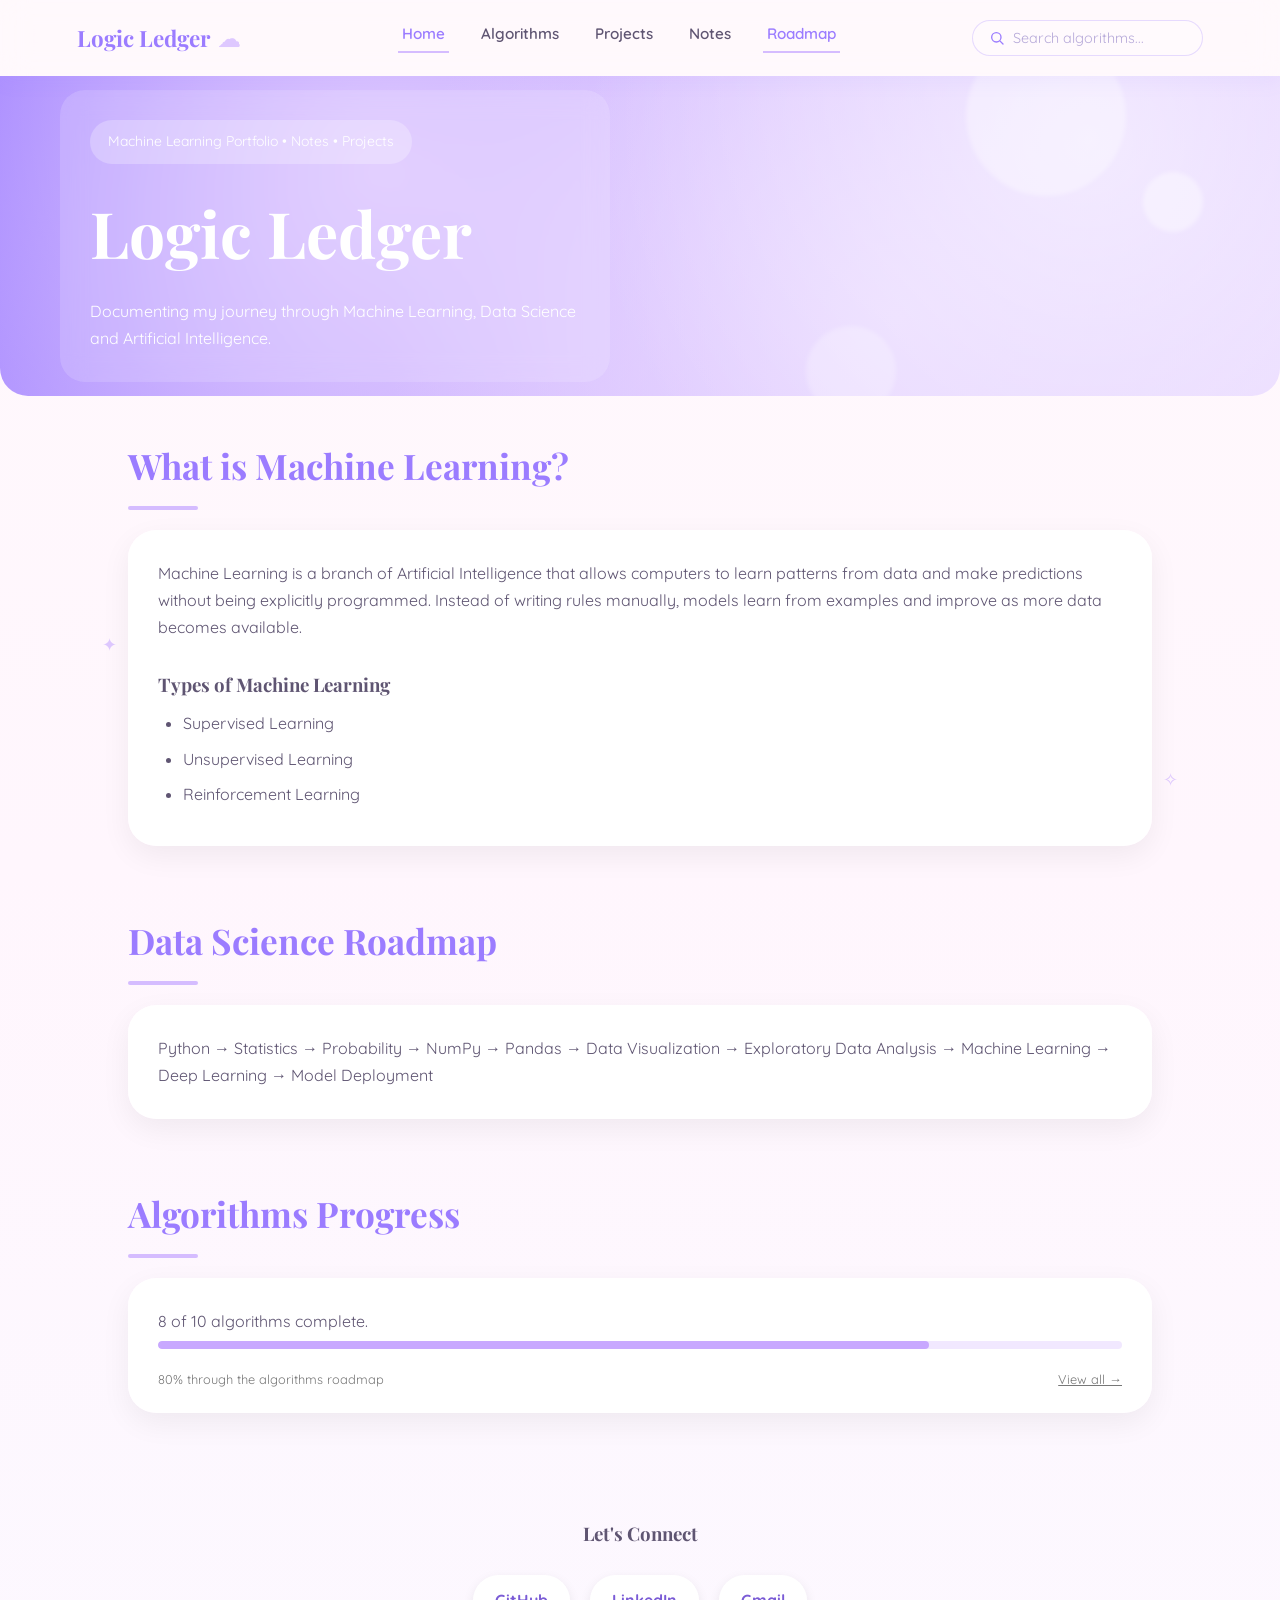
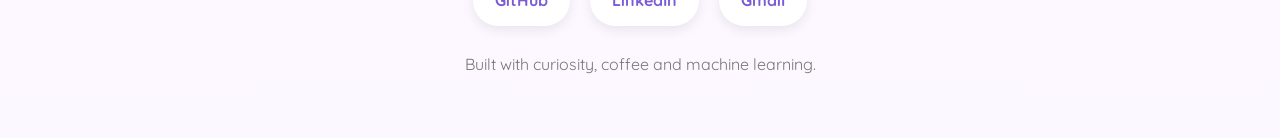
<file: index.html>
<!DOCTYPE html>
<html lang="en">
<head>
<meta charset="UTF-8">
<meta name="viewport" content="width=device-width, initial-scale=1.0">
<title>Logic Ledger ☁️</title>

<link rel="preconnect" href="https://fonts.googleapis.com">
<link href="https://fonts.googleapis.com/css2?family=Playfair+Display:wght@700&family=Quicksand:wght@400;500;600;700&display=swap" rel="stylesheet">

<link rel="stylesheet" href="css/variables.css">
<link rel="stylesheet" href="css/base.css">
<link rel="stylesheet" href="css/layout.css">
<link rel="stylesheet" href="css/navbar.css">
<link rel="stylesheet" href="css/search.css">
<link rel="stylesheet" href="css/banner.css">
<link rel="stylesheet" href="css/buttons.css">
<link rel="stylesheet" href="css/cards.css">
<link rel="stylesheet" href="css/gallery.css">
<link rel="stylesheet" href="css/footer.css">
<link rel="stylesheet" href="css/responsive.css">
</head>

<body>

<div id="sparkle-mount"></div>
<div id="navbar-mount"></div>

<main>

  <div class="pokemon-banner">
    <div class="banner-blob b1"></div>
    <div class="banner-blob b2"></div>
    <div class="banner-blob b3"></div>
    <div class="banner-content">
      <div class="banner-text">
        <div class="badge">Machine Learning Portfolio • Notes • Projects</div>
        <h1>Logic Ledger</h1>
        <p>Documenting my journey through Machine Learning, Data Science and Artificial Intelligence.</p>
      </div>
    </div>
  </div>

  <section>
    <h2 class="section-title">What is Machine Learning?</h2>
    <div class="card">
      <p>
        Machine Learning is a branch of Artificial Intelligence that allows computers to learn patterns
        from data and make predictions without being explicitly programmed. Instead of writing rules
        manually, models learn from examples and improve as more data becomes available.
      </p>
      <br>
      <h3>Types of Machine Learning</h3>
      <ul>
        <li>Supervised Learning</li>
        <li>Unsupervised Learning</li>
        <li>Reinforcement Learning</li>
      </ul>
    </div>
  </section>

  <section id="roadmap">
    <h2 class="section-title">Data Science Roadmap</h2>
    <div class="card">
      <p id="roadmap-content">Loading roadmap...</p>
    </div>
  </section>

  <section>
    <h2 class="section-title">Algorithms Progress</h2>
    <div class="card" id="progress-summary">
      Loading progress...
    </div>
  </section>

</main>

<div id="footer-mount"></div>

<script src="js/data.js"></script>
<script src="js/sparkles.js"></script>
<script src="js/navbar.js"></script>
<script src="js/render-home.js"></script>
</body>
</html>
</file>
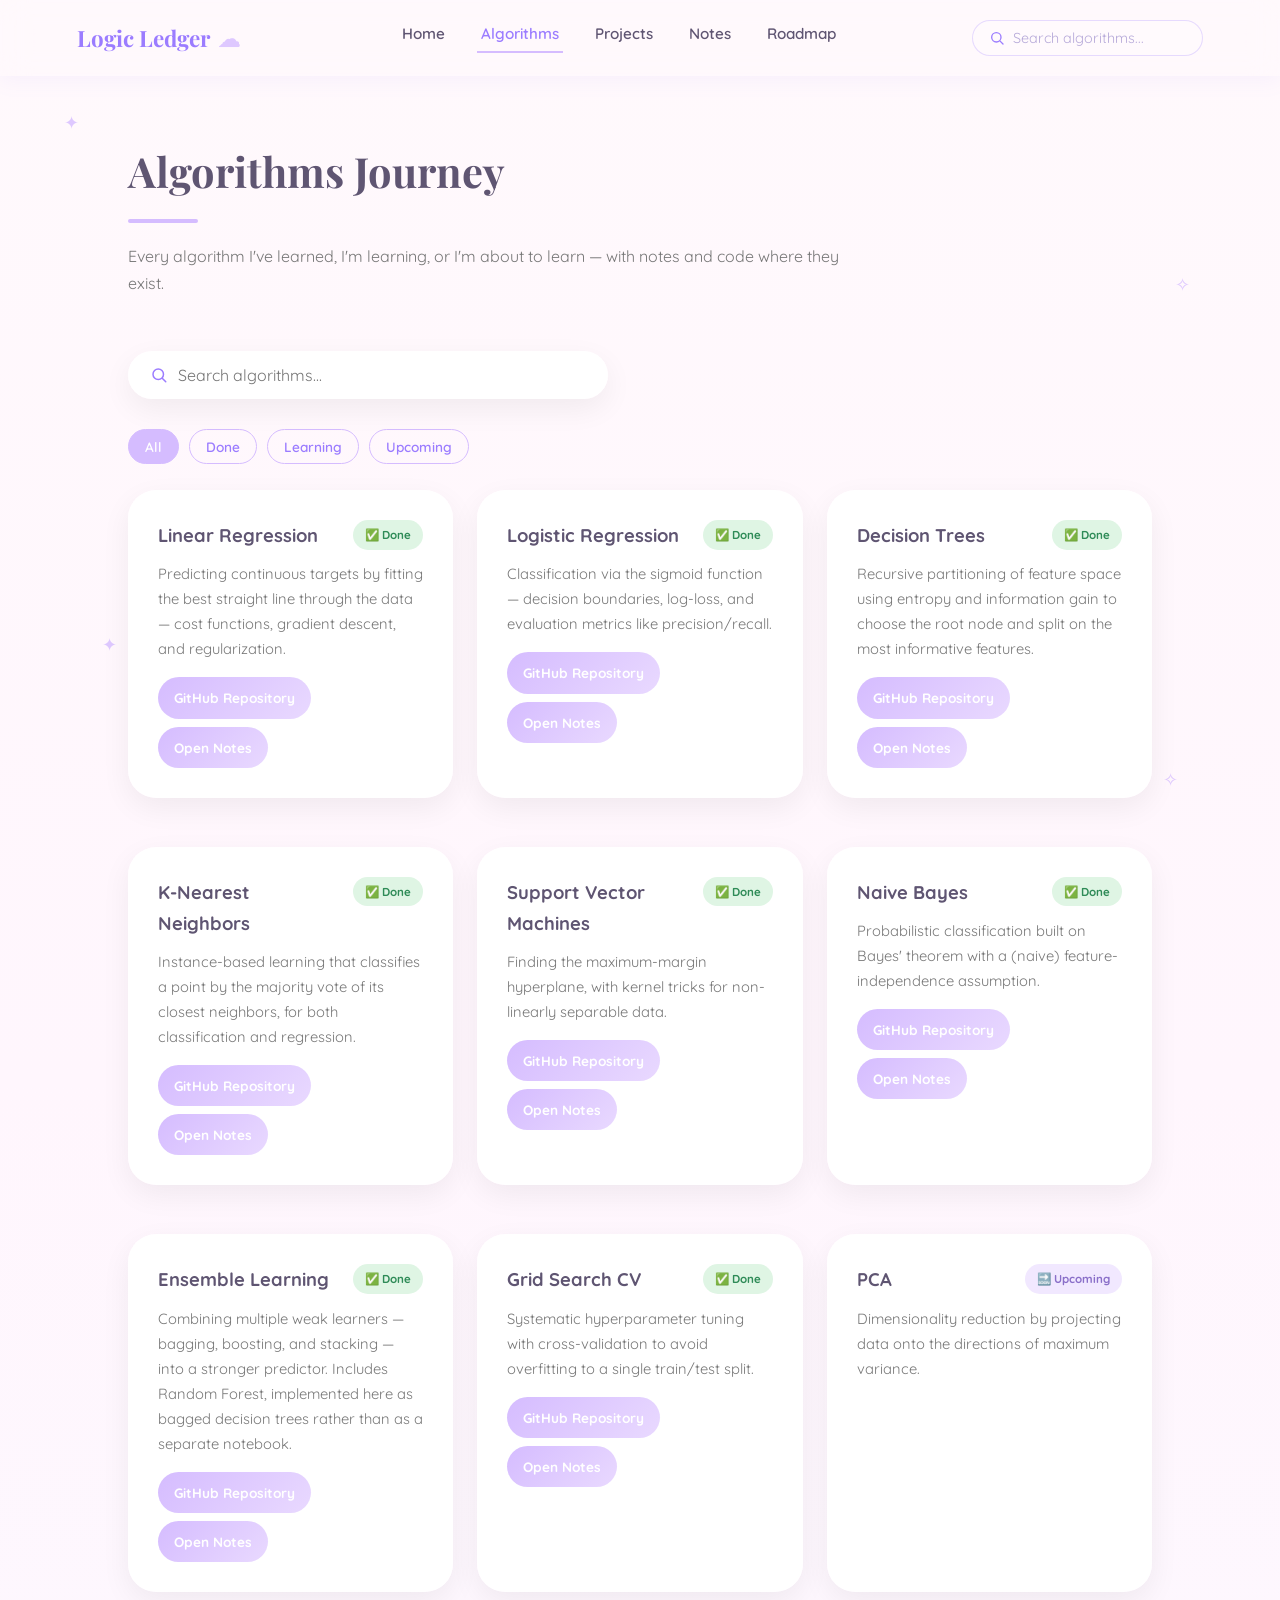
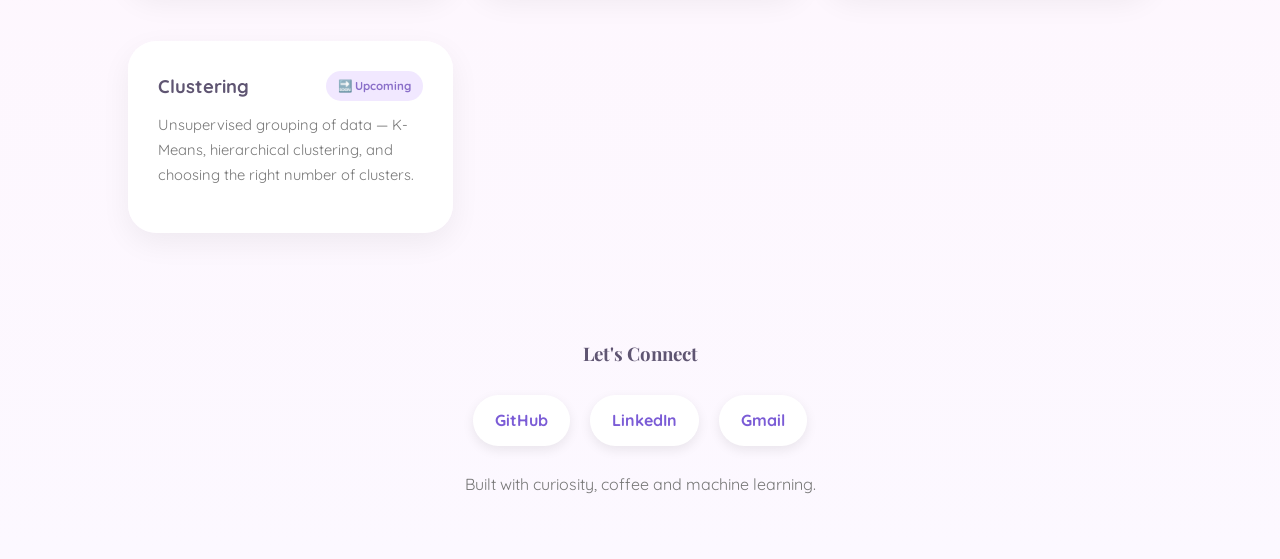
<file: algorithms.html>
<!DOCTYPE html>
<html lang="en">
<head>
<meta charset="UTF-8">
<meta name="viewport" content="width=device-width, initial-scale=1.0">
<title>Algorithms — Logic Ledger ☁️</title>

<link rel="preconnect" href="https://fonts.googleapis.com">
<link href="https://fonts.googleapis.com/css2?family=Playfair+Display:wght@700&family=Quicksand:wght@400;500;600;700&display=swap" rel="stylesheet">

<link rel="stylesheet" href="css/variables.css">
<link rel="stylesheet" href="css/base.css">
<link rel="stylesheet" href="css/layout.css">
<link rel="stylesheet" href="css/navbar.css">
<link rel="stylesheet" href="css/search.css">
<link rel="stylesheet" href="css/buttons.css">
<link rel="stylesheet" href="css/cards.css">
<link rel="stylesheet" href="css/footer.css">
<link rel="stylesheet" href="css/responsive.css">
</head>

<body>

<div id="sparkle-mount"></div>
<div id="navbar-mount"></div>

<main>

  <div class="page-header">
    <h1 class="section-title">Algorithms Journey</h1>
    <p class="section-lead">Every algorithm I've learned, I'm learning, or I'm about to learn — with notes and code where they exist.</p>
  </div>

  <section>
    <div class="page-search">
      <svg viewBox="0 0 24 24" fill="none" stroke="currentColor" stroke-width="2" stroke-linecap="round">
        <circle cx="11" cy="11" r="7"></circle>
        <line x1="21" y1="21" x2="16.65" y2="16.65"></line>
      </svg>
      <input type="text" id="algo-search" placeholder="Search algorithms..." autocomplete="off">
    </div>

    <div class="filter-row">
      <button class="filter-chip is-active" data-status="all">All</button>
      <button class="filter-chip" data-status="done">Done</button>
      <button class="filter-chip" data-status="learning">Learning</button>
      <button class="filter-chip" data-status="upcoming">Upcoming</button>
    </div>

    <div class="grid" id="algorithms-grid"></div>
    <p class="no-results" id="no-results">No algorithms match your search.</p>
  </section>

</main>

<div id="footer-mount"></div>

<script src="js/data.js"></script>
<script src="js/sparkles.js"></script>
<script src="js/navbar.js"></script>
<script src="js/render-algorithms.js"></script>
</body>
</html>
</file>
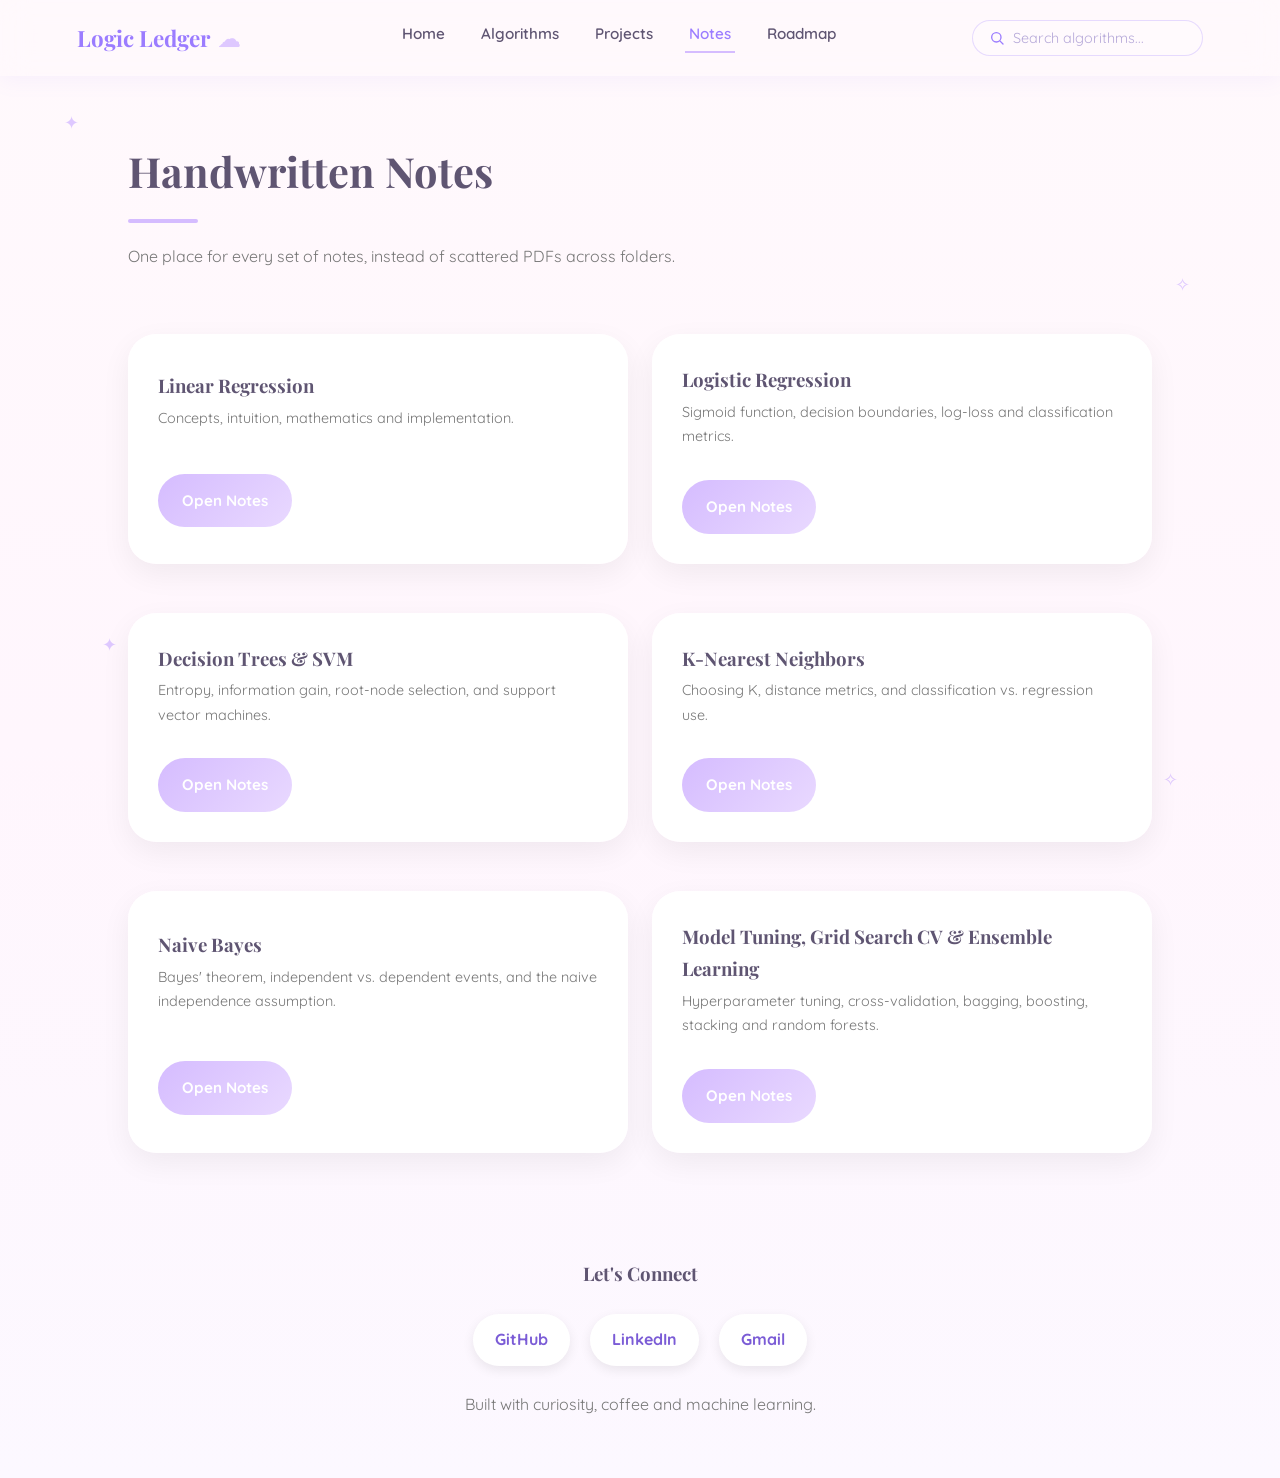
<file: notes.html>
<!DOCTYPE html>
<html lang="en">
<head>
<meta charset="UTF-8">
<meta name="viewport" content="width=device-width, initial-scale=1.0">
<title>Notes — Logic Ledger ☁️</title>

<link rel="preconnect" href="https://fonts.googleapis.com">
<link href="https://fonts.googleapis.com/css2?family=Playfair+Display:wght@700&family=Quicksand:wght@400;500;600;700&display=swap" rel="stylesheet">

<link rel="stylesheet" href="css/variables.css">
<link rel="stylesheet" href="css/base.css">
<link rel="stylesheet" href="css/layout.css">
<link rel="stylesheet" href="css/navbar.css">
<link rel="stylesheet" href="css/search.css">
<link rel="stylesheet" href="css/buttons.css">
<link rel="stylesheet" href="css/cards.css">
<link rel="stylesheet" href="css/footer.css">
<link rel="stylesheet" href="css/responsive.css">
</head>

<body>

<div id="sparkle-mount"></div>
<div id="navbar-mount"></div>

<main>

  <div class="page-header">
    <h1 class="section-title">Handwritten Notes</h1>
    <p class="section-lead">One place for every set of notes, instead of scattered PDFs across folders.</p>
  </div>

  <section>
    <div class="grid grid--two-up" id="notes-grid"></div>
  </section>

</main>

<div id="footer-mount"></div>

<script src="js/data.js"></script>
<script src="js/sparkles.js"></script>
<script src="js/navbar.js"></script>
<script src="js/render-notes.js"></script>
</body>
</html>
</file>
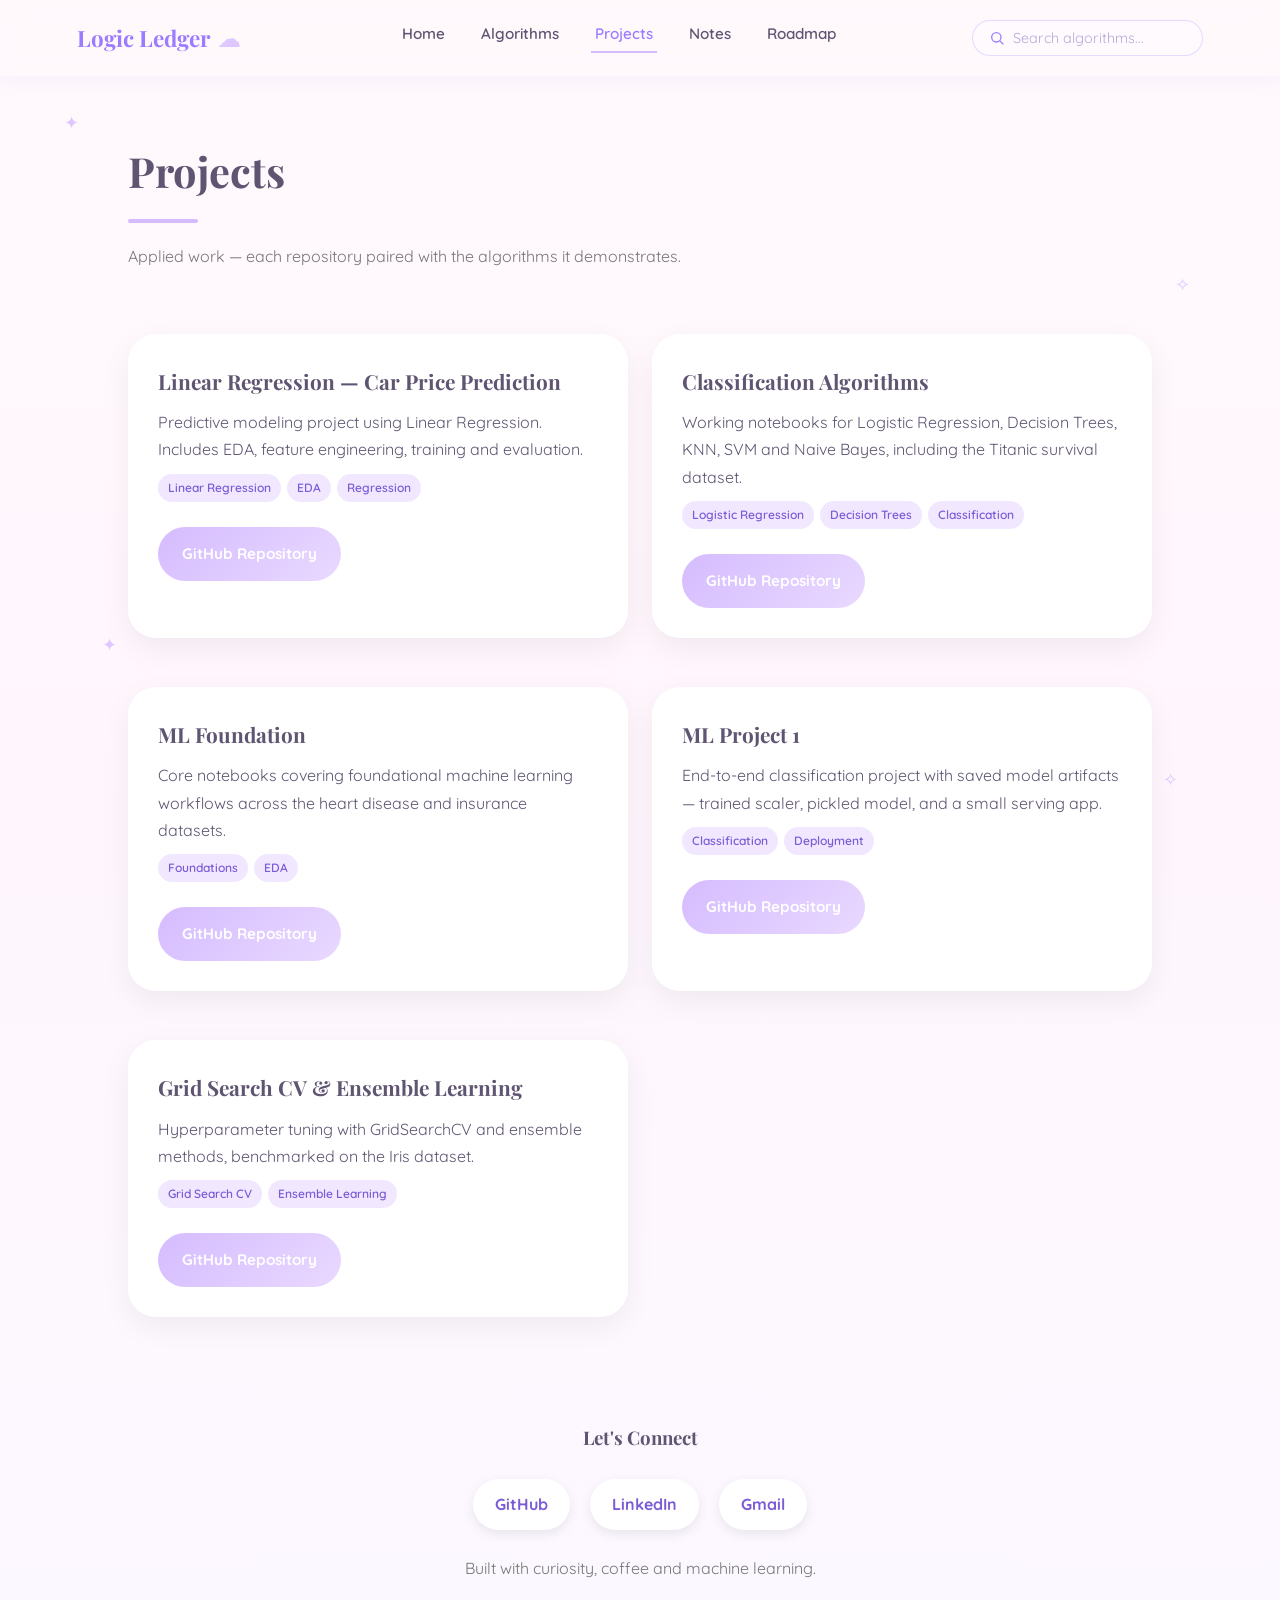
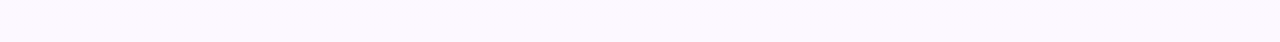
<file: projects.html>
<!DOCTYPE html>
<html lang="en">
<head>
<meta charset="UTF-8">
<meta name="viewport" content="width=device-width, initial-scale=1.0">
<title>Projects — Logic Ledger ☁️</title>

<link rel="preconnect" href="https://fonts.googleapis.com">
<link href="https://fonts.googleapis.com/css2?family=Playfair+Display:wght@700&family=Quicksand:wght@400;500;600;700&display=swap" rel="stylesheet">

<link rel="stylesheet" href="css/variables.css">
<link rel="stylesheet" href="css/base.css">
<link rel="stylesheet" href="css/layout.css">
<link rel="stylesheet" href="css/navbar.css">
<link rel="stylesheet" href="css/search.css">
<link rel="stylesheet" href="css/buttons.css">
<link rel="stylesheet" href="css/cards.css">
<link rel="stylesheet" href="css/gallery.css">
<link rel="stylesheet" href="css/footer.css">
<link rel="stylesheet" href="css/responsive.css">
</head>

<body>

<div id="sparkle-mount"></div>
<div id="navbar-mount"></div>

<main>

  <div class="page-header">
    <h1 class="section-title">Projects</h1>
    <p class="section-lead">Applied work — each repository paired with the algorithms it demonstrates.</p>
  </div>

  <section>
    <div class="grid grid--two-up" id="projects-grid"></div>
  </section>

</main>

<div id="footer-mount"></div>

<script src="js/data.js"></script>
<script src="js/sparkles.js"></script>
<script src="js/navbar.js"></script>
<script src="js/render-projects.js"></script>
</body>
</html>
</file>
<file: css/variables.css>
/* =========================================================
   LOGIC LEDGER — DESIGN TOKENS
   These values are lifted 1:1 from the original single-file
   build. Do not "improve" a color here without checking the
   rendered page — every other file reads from these tokens.
   ========================================================= */

:root{

  /* ---- surface & background ---- */
  --color-bg-top:      #FFF9FC;
  --color-bg-mid:      #FFF6FD;
  --color-bg-bottom:   #FCF8FF;
  --color-bg: linear-gradient(180deg, var(--color-bg-top) 0%, var(--color-bg-mid) 50%, var(--color-bg-bottom) 100%);

  /* ---- text ---- */
  --color-text:        #5F5572;
  --color-text-muted:  #777777;

  /* ---- lavender accent family ---- */
  --color-accent:        #9B7CFF;  /* section titles */
  --color-accent-soft:   #D5BCFF;  /* buttons / underline / summary pill */
  --color-accent-softer: #E9D9FF;  /* button gradient end */
  --color-accent-pale:   #DEC8FF;  /* sparkles */
  --color-accent-link:   #7B5CD6;  /* footer social links */

  /* ---- progress bar ---- */
  --color-progress-track: #F1E8FF;
  --color-progress-fill:  #C8A8FF;

  /* ---- surfaces ---- */
  --color-card-bg:      rgba(255,255,255,.92);
  --color-glass-bg:     rgba(255,255,255,.15);
  --color-navbar-bg:    rgba(255,249,252,.75);
  --color-white:        #ffffff;

  /* ---- shadows ---- */
  --shadow-card:        0 10px 30px rgba(0,0,0,.06);
  --shadow-card-hover:  0 18px 40px rgba(155,124,255,.12);
  --shadow-pill:        0 4px 12px rgba(0,0,0,.08);
  --shadow-navbar:      0 4px 20px rgba(155,124,255,.08);

  /* ---- radius ---- */
  --radius-sm:  16px;
  --radius-md:  25px;
  --radius-lg:  28px;
  --radius-pill: 999px;

  /* ---- type ---- */
  --font-display: 'Playfair Display', serif;
  --font-body:    'Quicksand', sans-serif;

  /* ---- status badges (algorithm cards) ---- */
  --status-done-bg:    #DFF5E4;
  --status-done-text:  #2E8B57;
  --status-learning-bg:#FFF0D6;
  --status-learning-text:#B5791F;
  --status-upcoming-bg:#F1E8FF;
  --status-upcoming-text:#8A6FC9;

  /* ---- layout ---- */
  --container-padding: 10%;
  --navbar-height: 76px;
  --transition-fast: .3s;
}
</file>
<file: css/base.css>
/* =========================================================
   BASE / RESET
   ========================================================= */

*{
  margin: 0;
  padding: 0;
  box-sizing: border-box;
}

html{
  scroll-behavior: smooth;
}

body{
  font-family: var(--font-body);
  background: var(--color-bg);
  color: var(--color-text);
  line-height: 1.7;
  overflow-x: hidden;
}

h1, h2, h3{
  font-family: var(--font-display);
}

a{
  color: inherit;
}

img{
  display: block;
  max-width: 100%;
}

ul{
  padding-left: 25px;
}

li{
  margin-bottom: 8px;
}

/* Visible keyboard focus (accessibility floor) */
a:focus-visible,
button:focus-visible,
input:focus-visible{
  outline: 3px solid var(--color-accent);
  outline-offset: 2px;
}

@media (prefers-reduced-motion: reduce){
  html{
    scroll-behavior: auto;
  }
  *{
    animation-duration: 0.01ms !important;
    animation-iteration-count: 1 !important;
    transition-duration: 0.01ms !important;
  }
}
</file>
<file: css/layout.css>
/* =========================================================
   LAYOUT — sections, containers, page grids
   ========================================================= */

main{
  display: block;
}

section{
  padding: 20px var(--container-padding);
  position: relative;
  z-index: 1;
}

.section-title{
  font-size: 2.2rem;
  color: var(--color-accent);
  margin-bottom: 20px;
}

.section-title::after{
  content: "";
  display: block;
  width: 70px;
  height: 4px;
  background: var(--color-accent-soft);
  border-radius: var(--radius-pill);
  margin-top: 10px;
}

.section-lead{
  max-width: 720px;
  color: var(--color-text-muted);
  margin-bottom: 24px;
}

.page-header{
  padding: 60px var(--container-padding) 10px;
}

.page-header h1{
  font-size: 2.6rem;
  color: var(--color-text);
}

.page-header .section-title::after{
  margin-top: 12px;
}

/* Reusable responsive grid for cards */
.grid{
  display: grid;
  grid-template-columns: repeat(auto-fit, minmax(280px, 1fr));
  gap: 24px;
  margin-top: 10px;
}

.grid--two-up{
  grid-template-columns: repeat(auto-fit, minmax(360px, 1fr));
}

/* Floating sparkles, unchanged from the original */
.sparkle{
  position: fixed;
  font-size: 18px;
  color: var(--color-accent-pale);
  pointer-events: none;
  animation: float 6s ease-in-out infinite;
  z-index: 0;
}

.s1{ top: 12%; left: 5%; }
.s2{ top: 30%; right: 7%; }
.s3{ top: 70%; left: 8%; }
.s4{ top: 85%; right: 8%; }

@keyframes float{
  0%, 100%{ transform: translateY(0); }
  50%{ transform: translateY(-12px); }
}
</file>
<file: css/navbar.css>
/* =========================================================
   NAVBAR — sticky, glass, lavender
   ========================================================= */

.navbar{
  position: sticky;
  top: 0;
  z-index: 100;
  height: var(--navbar-height);
  display: flex;
  align-items: center;
  justify-content: space-between;
  gap: 20px;
  padding: 0 6%;
  background: var(--color-navbar-bg);
  backdrop-filter: blur(14px);
  -webkit-backdrop-filter: blur(14px);
  box-shadow: var(--shadow-navbar);
}

.navbar-brand{
  display: flex;
  align-items: center;
  gap: 8px;
  font-family: var(--font-display);
  font-weight: 700;
  font-size: 1.4rem;
  color: var(--color-accent);
  text-decoration: none;
  flex-shrink: 0;
}

.navbar-brand span{
  color: var(--color-accent-pale);
}

.navbar-links{
  display: flex;
  align-items: center;
  gap: 28px;
  list-style: none;
}

.navbar-links a{
  text-decoration: none;
  font-weight: 600;
  color: var(--color-text);
  font-size: .95rem;
  padding: 8px 4px;
  border-bottom: 2px solid transparent;
  transition: var(--transition-fast);
}

.navbar-links a:hover,
.navbar-links a.is-active{
  color: var(--color-accent);
  border-bottom-color: var(--color-accent-soft);
}

.navbar-right{
  display: flex;
  align-items: center;
  gap: 14px;
}

.navbar-toggle{
  display: none;
  background: none;
  border: none;
  cursor: pointer;
  padding: 8px;
  color: var(--color-accent);
}

.navbar-toggle svg{
  width: 26px;
  height: 26px;
  display: block;
}

@media (max-width: 860px){
  .navbar-links{
    position: absolute;
    top: var(--navbar-height);
    left: 0;
    right: 0;
    background: var(--color-navbar-bg);
    backdrop-filter: blur(14px);
    flex-direction: column;
    align-items: flex-start;
    gap: 4px;
    padding: 10px 6% 20px;
    box-shadow: var(--shadow-navbar);
    max-height: 0;
    overflow: hidden;
    transition: max-height var(--transition-fast) ease;
  }

  .navbar-links.is-open{
    max-height: 400px;
  }

  .navbar-links a{
    width: 100%;
    padding: 10px 4px;
  }

  .navbar-toggle{
    display: inline-flex;
  }

  .navbar-search{
    display: none;
  }
}
</file>
<file: css/search.css>
/* =========================================================
   SEARCH
   ========================================================= */

.navbar-search{
  display: flex;
  align-items: center;
  gap: 8px;
  background: var(--color-glass-bg);
  border: 1px solid rgba(155,124,255,.25);
  border-radius: var(--radius-pill);
  padding: 8px 16px;
  min-width: 200px;
}

.navbar-search svg{
  width: 16px;
  height: 16px;
  flex-shrink: 0;
  color: var(--color-accent);
}

.navbar-search input{
  border: none;
  background: transparent;
  outline: none;
  font-family: var(--font-body);
  font-size: .9rem;
  color: var(--color-text);
  width: 100%;
}

.navbar-search input::placeholder{
  color: #b6a9d9;
}

/* Page-level search (algorithms / notes / projects pages) */
.page-search{
  display: flex;
  align-items: center;
  gap: 10px;
  background: var(--color-card-bg);
  backdrop-filter: blur(12px);
  border-radius: var(--radius-pill);
  padding: 14px 22px;
  box-shadow: var(--shadow-card);
  max-width: 480px;
  margin-bottom: 30px;
}

.page-search svg{
  width: 18px;
  height: 18px;
  color: var(--color-accent);
  flex-shrink: 0;
}

.page-search input{
  border: none;
  outline: none;
  background: transparent;
  font-family: var(--font-body);
  font-size: 1rem;
  color: var(--color-text);
  width: 100%;
}

.filter-row{
  display: flex;
  flex-wrap: wrap;
  gap: 10px;
  margin-bottom: 26px;
}

.filter-chip{
  border: 1px solid var(--color-accent-soft);
  background: transparent;
  color: var(--color-accent);
  font-family: var(--font-body);
  font-weight: 600;
  font-size: .85rem;
  padding: 8px 16px;
  border-radius: var(--radius-pill);
  cursor: pointer;
  transition: var(--transition-fast);
}

.filter-chip:hover{
  background: rgba(155,124,255,.08);
}

.filter-chip.is-active{
  background: var(--color-accent-soft);
  color: white;
  border-color: var(--color-accent-soft);
}

.no-results{
  color: var(--color-text-muted);
  padding: 20px 0;
  display: none;
}

.no-results.is-visible{
  display: block;
}
</file>
<file: css/banner.css>
/* =========================================================
   BANNER (homepage hero)
   ========================================================= */

.pokemon-banner{
  height: 320px;
  display: flex;
  align-items: center;
  padding-left: 60px;
  margin-bottom: 20px;
  position: relative;
  z-index: 1;
  overflow: hidden;
  border-radius: 0 0 var(--radius-lg) var(--radius-lg);
  background:
    radial-gradient(circle at 85% 20%, rgba(255,255,255,.55) 0%, transparent 45%),
    radial-gradient(circle at 70% 75%, var(--color-accent-softer) 0%, transparent 55%),
    radial-gradient(circle at 30% 30%, var(--color-accent-pale) 0%, transparent 60%),
    linear-gradient(120deg, var(--color-accent) 0%, var(--color-accent-soft) 55%, var(--color-accent-softer) 100%);
}

.banner-blob{
  position: absolute;
  border-radius: 50%;
  background: rgba(255,255,255,.35);
  filter: blur(2px);
  animation: drift 9s ease-in-out infinite;
  pointer-events: none;
}

.banner-blob.b1{
  width: 160px;
  height: 160px;
  top: -40px;
  right: 12%;
  animation-delay: 0s;
}

.banner-blob.b2{
  width: 90px;
  height: 90px;
  bottom: -20px;
  right: 30%;
  background: rgba(255,255,255,.25);
  animation-delay: 2.5s;
}

.banner-blob.b3{
  width: 60px;
  height: 60px;
  top: 30%;
  right: 6%;
  background: rgba(255,255,255,.4);
  animation-delay: 5s;
}

@keyframes drift{
  0%, 100%{ transform: translateY(0) translateX(0); }
  50%{ transform: translateY(-16px) translateX(-8px); }
}

.banner-content{
  max-width: 550px;
}

.banner-text{
  background: var(--color-glass-bg);
  backdrop-filter: blur(12px);
  padding: 30px;
  border-radius: var(--radius-md);
}

.badge{
  display: inline-block;
  padding: 10px 18px;
  background: rgba(255,255,255,0.25);
  border-radius: var(--radius-pill);
  font-size: 14px;
  margin-bottom: 15px;
  color: white;
}

.banner-text h1{
  font-size: 4rem;
  color: white;
  margin-bottom: 10px;
}

.banner-text p{
  color: white;
}

@media (max-width: 768px){
  .pokemon-banner{
    padding: 20px;
    height: 280px;
  }

  .banner-text h1{
    font-size: 2.8rem;
  }
}
</file>
<file: css/buttons.css>
/* =========================================================
   BUTTONS
   ========================================================= */

.notes-button,
.repo-btn,
.btn{
  display: inline-block;
  padding: 14px 24px;
  background: linear-gradient(135deg, var(--color-accent-soft), var(--color-accent-softer));
  color: white;
  text-decoration: none;
  border-radius: var(--radius-pill);
  font-weight: 700;
  margin-top: 15px;
  margin-right: 10px;
  border: none;
  font-family: var(--font-body);
  font-size: .95rem;
  cursor: pointer;
  transition: var(--transition-fast);
}

.notes-button:hover,
.repo-btn:hover,
.btn:hover{
  opacity: .9;
  transform: translateY(-2px);
}

.btn--ghost{
  background: transparent;
  border: 1.5px solid var(--color-accent-soft);
  color: var(--color-accent);
}

.btn--sm{
  padding: 9px 16px;
  font-size: .85rem;
  margin-top: 0;
}
</file>
<file: css/cards.css>
/* =========================================================
   CARDS
   ========================================================= */

.card{
  background: var(--color-card-bg);
  backdrop-filter: blur(12px);
  padding: 30px;
  border-radius: var(--radius-lg);
  margin-bottom: 25px;
  box-shadow: var(--shadow-card);
  transition: var(--transition-fast);
}

.card:hover{
  transform: translateY(-6px);
  box-shadow: var(--shadow-card-hover);
}

.card h3{
  color: var(--color-text);
  margin-bottom: 10px;
}

/* ---- Algorithm card ---- */
.algo-card{
  display: flex;
  flex-direction: column;
  gap: 10px;
}

.algo-card-top{
  display: flex;
  align-items: flex-start;
  justify-content: space-between;
  gap: 10px;
}

.algo-card h3{
  font-family: var(--font-body);
  font-weight: 700;
  font-size: 1.15rem;
  margin-bottom: 0;
}

.status-badge{
  flex-shrink: 0;
  font-size: .72rem;
  font-weight: 700;
  padding: 5px 12px;
  border-radius: var(--radius-pill);
  white-space: nowrap;
}

.status-badge--done{
  background: var(--status-done-bg);
  color: var(--status-done-text);
}

.status-badge--learning{
  background: var(--status-learning-bg);
  color: var(--status-learning-text);
}

.status-badge--upcoming{
  background: var(--status-upcoming-bg);
  color: var(--status-upcoming-text);
}

.algo-card p{
  color: var(--color-text-muted);
  font-size: .92rem;
}

.algo-card-actions{
  display: flex;
  flex-wrap: wrap;
  gap: 8px;
  margin-top: 6px;
}

/* ---- Progress bars ---- */
.progress{
  height: 8px;
  background: var(--color-progress-track);
  border-radius: var(--radius-pill);
  overflow: hidden;
  margin-top: 6px;
}

.progress-fill{
  height: 100%;
  background: var(--color-progress-fill);
  border-radius: var(--radius-pill);
}

.progress-caption{
  display: flex;
  justify-content: space-between;
  font-size: .8rem;
  color: var(--color-text-muted);
  margin-top: 20px;
  margin-bottom: -8px;
}

/* ---- Project card ---- */
.project-card h3{
  font-size: 1.3rem;
}

.project-card .tag-row{
  display: flex;
  flex-wrap: wrap;
  gap: 6px;
  margin: 10px 0;
}

.tag{
  font-size: .75rem;
  font-weight: 600;
  color: var(--color-accent-link);
  background: var(--status-upcoming-bg);
  padding: 4px 10px;
  border-radius: var(--radius-pill);
}

/* ---- Dashboard / details disclosure ---- */
.dashboard-section{
  margin-top: 25px;
}

.dashboard-section summary{
  cursor: pointer;
  background: var(--color-accent-soft);
  color: white;
  padding: 14px 24px;
  border-radius: var(--radius-pill);
  font-weight: 700;
  display: inline-block;
  list-style: none;
}

.dashboard-section summary::-webkit-details-marker{
  display: none;
}

.dashboard-section[open] summary{
  margin-bottom: 20px;
}

/* ---- Note card ---- */
.note-card{
  display: flex;
  align-items: center;
  justify-content: space-between;
  gap: 16px;
  flex-wrap: wrap;
}

.note-card-info h3{
  margin-bottom: 4px;
}

.note-card-info p{
  color: var(--color-text-muted);
  font-size: .9rem;
}
</file>
<file: css/gallery.css>
/* =========================================================
   GALLERY
   ========================================================= */

.gallery{
  display: grid;
  grid-template-columns: repeat(auto-fit, minmax(250px, 1fr));
  gap: 20px;
  margin-top: 10px;
}

.gallery img{
  width: 100%;
  border-radius: 20px;
  box-shadow: 0 5px 15px rgba(0,0,0,.08);
  transition: var(--transition-fast);
}

.gallery img:hover{
  transform: scale(1.03);
}
</file>
<file: css/footer.css>
/* =========================================================
   FOOTER
   ========================================================= */

footer{
  text-align: center;
  padding: 60px 20px;
  position: relative;
  z-index: 1;
}

footer h3{
  color: var(--color-text);
}

.social-links{
  display: flex;
  justify-content: center;
  gap: 20px;
  flex-wrap: wrap;
  margin: 25px 0;
}

.social-links a{
  text-decoration: none;
  background: white;
  padding: 12px 22px;
  border-radius: var(--radius-pill);
  color: var(--color-accent-link);
  font-weight: 700;
  box-shadow: var(--shadow-pill);
}

.footer-text{
  color: var(--color-text-muted);
  margin-top: 15px;
}
</file>
<file: css/responsive.css>
/* =========================================================
   RESPONSIVE — global overrides
   ========================================================= */

@media (max-width: 768px){

  .section-title{
    font-size: 1.8rem;
  }

  .page-header h1{
    font-size: 2rem;
  }

  section{
    padding: 20px 6%;
  }

  .note-card{
    flex-direction: column;
    align-items: flex-start;
  }
}

@media (max-width: 480px){
  .card{
    padding: 22px;
  }

  .banner-text h1{
    font-size: 2.2rem;
  }
}
</file>
